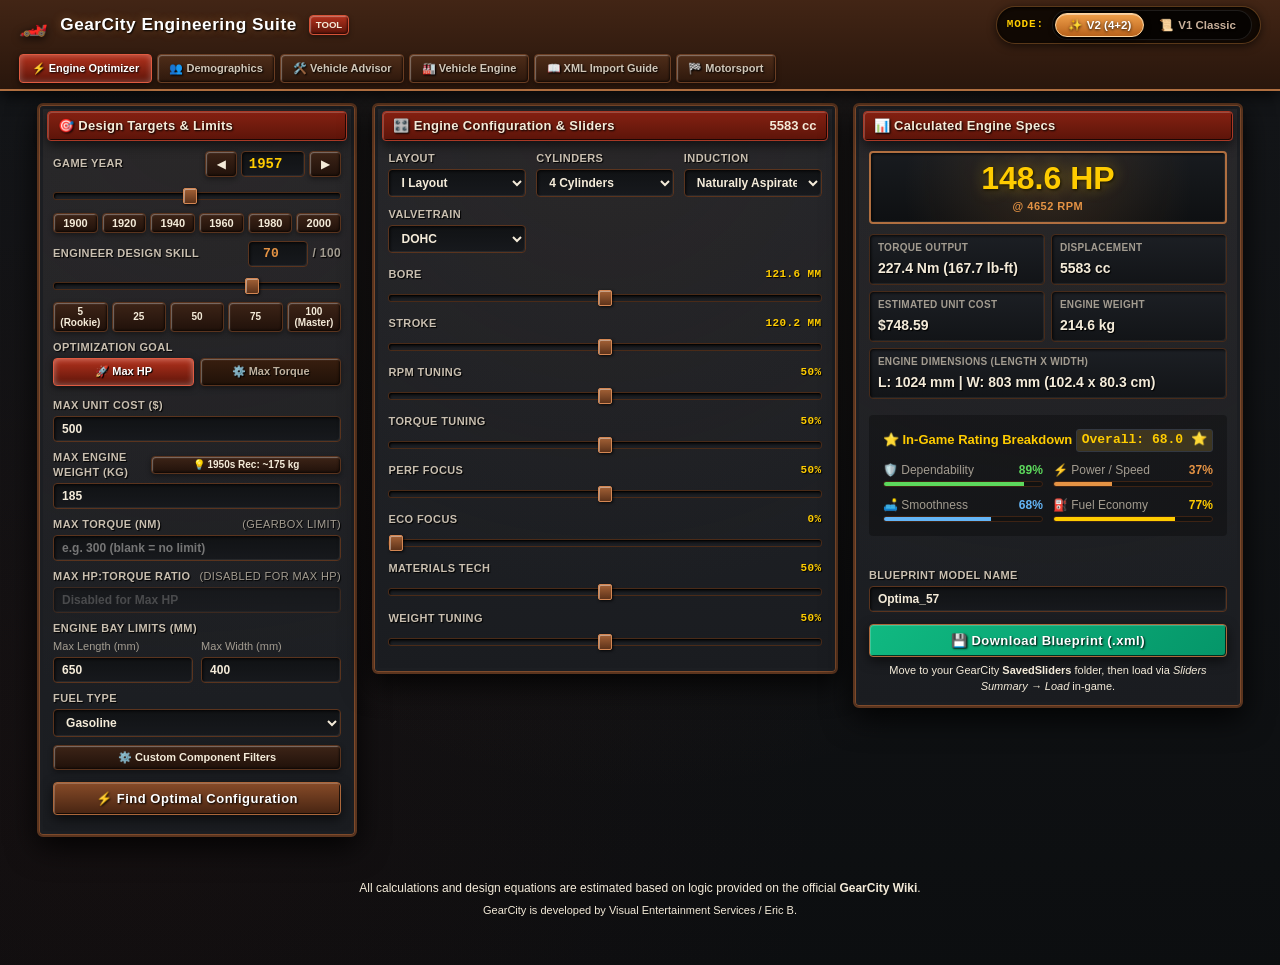
<file: index.html>
<!DOCTYPE html>
<html lang="en">
<head>
  <meta charset="UTF-8">
  <meta name="viewport" content="width=device-width, initial-scale=1.0">
  <title>GearCity Tool - Engine Auto-Optimizer, XML Blueprints & Vehicle Guide</title>
  <meta name="description" content="The ultimate web companion for GearCity. Auto-optimize engine specs, generate ready-to-import XML blueprints, and master vehicle ratings from 1900 to 2020.">
  <meta name="keywords" content="GearCity, GearCity calculator, GearCity engine optimizer, GearCity blueprint generator, GearCity XML exporter, GearCity demographics, GearCity guide, GearCity chassis design, GearCity gearbox, automotive simulation game tool">
  <meta name="author" content="poompoowit">
  <link rel="canonical" href="https://poompoowit.github.io/GearCity/">
  <meta name="google-site-verification" content="google72ab6747581cb121" />

  <!-- Open Graph / Facebook -->
  <meta property="og:type" content="website">
  <meta property="og:url" content="https://poompoowit.github.io/GearCity/">
  <meta property="og:site_name" content="GearCity Engineering Suite">
  <meta property="og:title" content="GearCity Tool - Engine Auto-Optimizer & XML Blueprints">
  <meta property="og:description" content="The ultimate web companion for GearCity. Auto-optimize engine specs, generate ready-to-import XML blueprints, and master vehicle ratings from 1900 to 2020.">

  <!-- Twitter Card -->
  <meta name="twitter:card" content="summary_large_image">
  <meta name="twitter:url" content="https://poompoowit.github.io/GearCity/">
  <meta name="twitter:title" content="GearCity Tool - Engine Auto-Optimizer & XML Blueprints">
  <meta name="twitter:description" content="The ultimate web companion for GearCity. Auto-optimize engine specs, generate ready-to-import XML blueprints, and master vehicle ratings from 1900 to 2020.">

  <!-- Schema.org JSON-LD Structured Data for Google Rich Results & Site Name -->
  <script type="application/ld+json">
  [
    {
      "@context": "https://schema.org",
      "@type": "WebSite",
      "name": "GearCity Engineering Suite",
      "alternateName": ["GearCity Tool", "GearCity Optimizer", "GearCity Engine Suite", "GearCity XML Blueprint Generator"],
      "url": "https://poompoowit.github.io/GearCity/"
    },
    {
      "@context": "https://schema.org",
      "@type": "WebApplication",
      "name": "GearCity Engineering Suite",
      "alternateName": "GearCity Tool",
      "url": "https://poompoowit.github.io/GearCity/",
      "description": "The ultimate web companion for GearCity. Auto-optimize engine specs, generate ready-to-import XML blueprints, and master vehicle ratings from 1900 to 2020.",
      "applicationCategory": "GameApplication",
      "operatingSystem": "Web Browser (All Platforms)",
      "offers": {
        "@type": "Offer",
        "price": "0",
        "priceCurrency": "USD"
      },
      "author": {
        "@type": "Person",
        "name": "poompoowit"
      }
    }
  ]
  </script>

  <link rel="preconnect" href="https://fonts.googleapis.com">
  <link rel="stylesheet" href="web/style.css?v=6.7">
  <style>
    .modal-overlay { display: none !important; }
  </style>

  <!-- Privacy-friendly Web Analytics via GoatCounter -->
  <script data-goatcounter="https://gearcity.goatcounter.com/count"
          data-goatcounter-settings='{"allow_local": true}'
          async src="//gc.zgo.at/count.js"></script>
</head>
<body>

  <!-- Header -->
  <header class="app-header">
    <div class="header-container">
      <div class="brand-group">
        <span class="brand-logo">🏎️</span>
        <div>
          <h1 class="brand-title">GearCity Engineering Suite</h1>
        </div>
        <span class="brand-badge">Tool</span>
      </div>

      <div class="version-toggle-wrapper">
        <span class="version-toggle-label">Mode:</span>
        <div class="version-segmented-control" role="group" aria-label="Concept Framework Version">
          <button type="button" class="btn-version-toggle active" data-version="v2" title="V2: 4+2 Streamlined Concept Framework (+11.9% Buyer Fit, Cost-Tiered)">
            <span>✨</span> V2 (4+2)
          </button>
          <button type="button" class="btn-version-toggle" data-version="v1" title="V1: Legacy 7-9 Concept Spreadsheet System">
            <span>📜</span> V1 Classic
          </button>
        </div>
      </div>

      <nav class="nav-tabs" role="tablist">
        <button class="nav-tab active" data-tab="tab-optimizer">⚡ Engine Optimizer</button>
        <button class="nav-tab" data-tab="tab-demographics">👥 Demographics</button>
        <button class="nav-tab" data-tab="tab-chassis">🛠️ Vehicle Advisor</button>
        <button class="nav-tab" data-tab="tab-vehicle-engine">🏭 Vehicle Engine</button>
        <button class="nav-tab" data-tab="tab-guide">📖 XML Import Guide</button>
        <button class="nav-tab" data-tab="tab-motorsport">🏁 Motorsport</button>
      </nav>
    </div>
  </header>

  <!-- Main Content Area -->
  <main class="main-container">

    <!-- ==================== TAB 1: ENGINE OPTIMIZER ==================== -->
    <section id="tab-optimizer" class="tab-content active">
      <div class="optimizer-grid">

        <!-- Column 1: Constraints & Auto-Optimizer Settings -->
        <div class="card">
          <div class="card-header">
            <h2 class="card-title">🎯 Design Targets & Limits</h2>
          </div>

          <div class="form-group">
            <label class="form-label" style="display: flex; justify-content: space-between; align-items: center; margin-bottom: 6px;">
              <span>Game Year</span>
              <div style="display: flex; align-items: center; gap: 4px;">
                <button type="button" id="btn-year-prev" class="btn-secondary" style="margin-top: 0; padding: 2px 8px; font-size: 11px; height: 26px; min-width: 24px;">◀</button>
                <input type="number" id="input-year-num" class="input-text" min="1900" max="2020" value="1957" style="width: 76px; padding: 2px 6px; font-size: 14px; font-weight: 800; text-align: center; height: 26px; color: var(--gc-text-gold); font-family: var(--font-game-mono);">
                <button type="button" id="btn-year-next" class="btn-secondary" style="margin-top: 0; padding: 2px 8px; font-size: 11px; height: 26px; min-width: 24px;">▶</button>
              </div>
            </label>
            <input type="range" id="input-year" class="slider-range" min="1900" max="2020" value="1957" step="1">
            <div style="display: flex; justify-content: space-between; gap: 4px; margin-top: 6px;">
              <button type="button" class="btn-year-preset btn-secondary" data-year="1900" style="margin-top: 0; padding: 3px 6px; font-size: 11px; flex: 1;">1900</button>
              <button type="button" class="btn-year-preset btn-secondary" data-year="1920" style="margin-top: 0; padding: 3px 6px; font-size: 11px; flex: 1;">1920</button>
              <button type="button" class="btn-year-preset btn-secondary" data-year="1940" style="margin-top: 0; padding: 3px 6px; font-size: 11px; flex: 1;">1940</button>
              <button type="button" class="btn-year-preset btn-secondary" data-year="1960" style="margin-top: 0; padding: 3px 6px; font-size: 11px; flex: 1;">1960</button>
              <button type="button" class="btn-year-preset btn-secondary" data-year="1980" style="margin-top: 0; padding: 3px 6px; font-size: 11px; flex: 1;">1980</button>
              <button type="button" class="btn-year-preset btn-secondary" data-year="2000" style="margin-top: 0; padding: 3px 6px; font-size: 11px; flex: 1;">2000</button>
            </div>
          </div>

          <div class="form-group">
            <label class="form-label" style="display: flex; justify-content: space-between; align-items: center; margin-bottom: 6px;">
              <span>Engineer Design Skill</span>
              <div style="display: flex; align-items: center; gap: 4px;">
                <input type="number" id="input-design-skill-num" class="input-text" min="0" max="100" value="70" style="width: 60px; padding: 2px 6px; font-size: 13px; font-weight: 800; text-align: center; height: 26px; color: var(--gc-text-amber); font-family: var(--font-game-mono);">
                <span style="font-size: 12px; color: var(--gc-text-muted);">/ 100</span>
              </div>
            </label>
            <input type="range" id="slider-design-skill" class="slider-range" min="0" max="100" value="70" step="1">
            <div style="display: flex; justify-content: space-between; gap: 4px; margin-top: 6px;">
              <button type="button" class="btn-skill-preset btn-secondary" data-skill="5" style="margin-top: 0; padding: 3px 4px; font-size: 10px; flex: 1;">5 (Rookie)</button>
              <button type="button" class="btn-skill-preset btn-secondary" data-skill="25" style="margin-top: 0; padding: 3px 4px; font-size: 10px; flex: 1;">25</button>
              <button type="button" class="btn-skill-preset btn-secondary" data-skill="50" style="margin-top: 0; padding: 3px 4px; font-size: 10px; flex: 1;">50</button>
              <button type="button" class="btn-skill-preset btn-secondary" data-skill="75" style="margin-top: 0; padding: 3px 4px; font-size: 10px; flex: 1;">75</button>
              <button type="button" class="btn-skill-preset btn-secondary" data-skill="100" style="margin-top: 0; padding: 3px 4px; font-size: 10px; flex: 1;">100 (Master)</button>
            </div>
          </div>

          <div class="form-group">
            <label class="form-label">Optimization Goal</label>
            <div class="goal-selector">
              <div class="goal-option active" data-focus="HP">🚀 Max HP</div>
              <div class="goal-option" data-focus="Torque">⚙️ Max Torque</div>
            </div>
          </div>

          <div class="form-group">
            <label class="form-label">Max Unit Cost ($)</label>
            <input type="number" id="input-max-cost" class="input-text" placeholder="e.g. 500" value="500">
          </div>

          <div class="form-group">
            <label class="form-label" style="display: flex; justify-content: space-between; align-items: center;">
              <span>Max Engine Weight (kg)</span>
              <button type="button" id="btn-apply-era-weight" class="btn-secondary" style="margin-top: 0; padding: 1px 6px; font-size: 10px; height: 18px; line-height: 14px;" title="Apply era recommended weight">💡 Era Rec: 185 kg</button>
            </label>
            <input type="number" id="input-max-weight" class="input-text" placeholder="e.g. 185" value="185">
          </div>

          <div class="form-group" id="form-group-opt-max-torque">
            <label class="form-label" style="display: flex; justify-content: space-between; align-items: center;">
              <span>Max Torque (Nm)</span>
              <span id="hint-opt-max-torque" style="font-size: 11px; color: var(--gc-text-muted); font-weight: normal;">(Gearbox limit)</span>
            </label>
            <input type="number" id="input-max-torque" class="input-text" placeholder="e.g. 300 (blank = no limit)">
          </div>

          <div class="form-group" id="form-group-opt-max-ratio">
            <label class="form-label" style="display: flex; justify-content: space-between; align-items: center;">
              <span>Max HP:Torque Ratio</span>
              <span id="hint-opt-max-ratio" style="font-size: 11px; color: var(--gc-text-muted); font-weight: normal;">(Disabled for Max HP)</span>
            </label>
            <input type="number" step="0.1" id="input-opt-max-ratio" class="input-text" placeholder="Disabled for Max HP" disabled style="opacity: 0.6;">
          </div>

          <div class="form-group">
            <label class="form-label">Engine Bay Limits (mm)</label>
            <div style="display: flex; gap: 8px;">
              <div style="flex: 1;">
                <label style="font-size: 11px; color: var(--gc-text-muted); display: block; margin-bottom: 2px;">Max Length (mm)</label>
                <input type="number" id="input-max-len" class="input-text" placeholder="e.g. 650" value="650">
              </div>
              <div style="flex: 1;">
                <label style="font-size: 11px; color: var(--gc-text-muted); display: block; margin-bottom: 2px;">Max Width (mm)</label>
                <input type="number" id="input-max-wid" class="input-text" placeholder="e.g. 400" value="400">
              </div>
            </div>
          </div>

          <div class="form-group">
            <label class="form-label">Fuel Type</label>
            <select id="select-opt-fuel" class="select-dropdown">
              <option value="Gasoline" selected>Gasoline</option>
              <option value="Diesel">Diesel</option>
              <option value="Natural Gas">Natural Gas</option>
              <option value="Autogas">Autogas</option>
              <option value="E85">E85</option>
            </select>
          </div>

          <button type="button" id="btn-open-filter-modal" class="btn-secondary" style="margin-bottom: 12px; margin-top: 0;">
            <span>⚙️ Custom Component Filters</span>
          </button>

          <button id="btn-auto-optimize" class="btn-primary">
            <span>⚡ Find Optimal Configuration</span>
          </button>
          <div id="optimizer-status" style="font-size: 12px; color: var(--text-muted); text-align: center; margin-top: 8px;"></div>
        </div>

        <!-- Column 2: Components & Live Sliders -->
        <div class="card">
          <div class="card-header">
            <h2 class="card-title">🎛️ Engine Configuration & Sliders</h2>
            <span id="badge-disp-live" style="font-size: 13px; font-weight: 600; color: var(--accent-cyan);">-- cc</span>
          </div>

          <!-- Discrete Component Selectors -->
          <div style="display: grid; grid-template-columns: repeat(auto-fit, minmax(130px, 1fr)); gap: clamp(6px, 1vw, 10px); margin-bottom: clamp(10px, 1.5vh, 16px);">
            <div class="form-group" style="margin-bottom: 0;">
              <label class="form-label">Layout</label>
              <select id="select-layout" class="select-dropdown"></select>
            </div>
            <div class="form-group" style="margin-bottom: 0;">
              <label class="form-label">Cylinders</label>
              <select id="select-cylinders" class="select-dropdown"></select>
            </div>
            <div class="form-group" style="margin-bottom: 0;">
              <label class="form-label">Induction</label>
              <select id="select-induction" class="select-dropdown"></select>
            </div>
            <div class="form-group" style="margin-bottom: 0;">
              <label class="form-label">Valvetrain</label>
              <select id="select-valvetrain" class="select-dropdown"></select>
            </div>
          </div>

          <!-- Live Reactive Sliders -->
          <div class="sliders-container">
            <div class="form-group">
              <label class="form-label">
                <span>Bore</span>
                <span id="val-bore" class="form-val-badge">50.0 mm</span>
              </label>
              <input type="range" id="slider-bore" class="slider-range" min="0" max="1000" value="500">
            </div>

            <div class="form-group">
              <label class="form-label">
                <span>Stroke</span>
                <span id="val-stroke" class="form-val-badge">50.0 mm</span>
              </label>
              <input type="range" id="slider-stroke" class="slider-range" min="0" max="1000" value="500">
            </div>

            <div class="form-group">
              <label class="form-label">
                <span>RPM Tuning</span>
                <span id="val-rpm" class="form-val-badge">50%</span>
              </label>
              <input type="range" id="slider-rpm" class="slider-range" min="0" max="100" value="50">
            </div>

            <div class="form-group">
              <label class="form-label">
                <span>Torque Tuning</span>
                <span id="val-torq" class="form-val-badge">50%</span>
              </label>
              <input type="range" id="slider-torq" class="slider-range" min="0" max="100" value="50">
            </div>

            <div class="form-group">
              <label class="form-label">
                <span>Perf Focus</span>
                <span id="val-perf-focus" class="form-val-badge">50%</span>
              </label>
              <input type="range" id="slider-perf-focus" class="slider-range" min="0" max="100" value="50">
            </div>

            <div class="form-group">
              <label class="form-label">
                <span>Eco Focus</span>
                <span id="val-eco-focus" class="form-val-badge">0%</span>
              </label>
              <input type="range" id="slider-eco-focus" class="slider-range" min="0" max="100" value="0">
            </div>

            <div class="form-group">
              <label class="form-label">
                <span>Materials Tech</span>
                <span id="val-materials" class="form-val-badge">50%</span>
              </label>
              <input type="range" id="slider-materials" class="slider-range" min="0" max="100" value="50">
            </div>

            <div class="form-group">
              <label class="form-label">
                <span>Weight Tuning</span>
                <span id="val-weight" class="form-val-badge">50%</span>
              </label>
              <input type="range" id="slider-weight" class="slider-range" min="0" max="100" value="50">
            </div>
          </div>
        </div>

        <!-- Column 3: Engine Specs Output & XML Export -->
        <div class="card metrics-card">
          <div class="card-header">
            <h2 class="card-title">📊 Calculated Engine Specs</h2>
          </div>

          <!-- Hero Metric -->
          <div class="metric-hero">
            <div id="stat-hero-hp" class="metric-hero-val">0.0 HP</div>
            <div id="stat-hero-sub" class="metric-hero-sub">@ 0 RPM</div>
          </div>

          <!-- Grid of Key Stats -->
          <div class="metric-grid">
            <div class="metric-item">
              <div class="metric-item-label">Torque Output</div>
              <div id="stat-torque" class="metric-item-val">0.0 Nm</div>
            </div>
            <div class="metric-item">
              <div class="metric-item-label">Displacement</div>
              <div id="stat-disp" class="metric-item-val">0 cc</div>
            </div>
            <div class="metric-item">
              <div class="metric-item-label">Estimated Unit Cost</div>
              <div id="stat-cost" class="metric-item-val" style="color: var(--accent-amber);">$0.00</div>
            </div>
            <div class="metric-item">
              <div class="metric-item-label">Engine Weight</div>
              <div id="stat-weight" class="metric-item-val">0.0 kg</div>
            </div>
            <div class="metric-item" style="grid-column: span 2;">
              <div class="metric-item-label">Engine Dimensions (Length x Width)</div>
              <div id="stat-dim" class="metric-item-val">0 x 0 mm</div>
            </div>
          </div>

          <!-- In-Game Quality & Rating Breakdown -->
          <div style="margin-top: 16px; margin-bottom: 16px; padding: 14px; background: rgba(0,0,0,0.3); border: 1px solid var(--gc-border-brown); border-radius: 4px;">
            <div style="display: flex; justify-content: space-between; align-items: center; margin-bottom: 10px;">
              <span style="font-size: 13px; font-weight: 700; color: var(--gc-text-gold);">⭐ In-Game Rating Breakdown</span>
              <span id="rating-overall-badge" class="filter-year-tag" style="background: rgba(212, 175, 55, 0.2); color: var(--gc-text-gold); font-size: 13px; font-weight: 800;">Overall: 0.0</span>
            </div>

            <div style="display: grid; grid-template-columns: 1fr 1fr; gap: 10px; font-size: 12px;">
              <div>
                <div style="display: flex; justify-content: space-between; margin-bottom: 2px;">
                  <span style="color: var(--gc-text-muted);">🛡️ Dependability</span>
                  <span id="val-rating-dep" style="color: var(--gc-text-green); font-weight: 700;">0%</span>
                </div>
                <div style="background: #111; height: 6px; border-radius: 3px; overflow: hidden; border: 1px solid #3d2314;">
                  <div id="bar-rating-dep" style="background: var(--gc-text-green); height: 100%; width: 0%; transition: width 0.2s ease;"></div>
                </div>
              </div>

              <div>
                <div style="display: flex; justify-content: space-between; margin-bottom: 2px;">
                  <span style="color: var(--gc-text-muted);">⚡ Power / Speed</span>
                  <span id="val-rating-power" style="color: var(--gc-text-amber); font-weight: 700;">0%</span>
                </div>
                <div style="background: #111; height: 6px; border-radius: 3px; overflow: hidden; border: 1px solid #3d2314;">
                  <div id="bar-rating-power" style="background: var(--gc-text-amber); height: 100%; width: 0%; transition: width 0.2s ease;"></div>
                </div>
              </div>

              <div>
                <div style="display: flex; justify-content: space-between; margin-bottom: 2px;">
                  <span style="color: var(--gc-text-muted);">🛋️ Smoothness</span>
                  <span id="val-rating-smooth" style="color: #64b5f6; font-weight: 700;">0%</span>
                </div>
                <div style="background: #111; height: 6px; border-radius: 3px; overflow: hidden; border: 1px solid #3d2314;">
                  <div id="bar-rating-smooth" style="background: #64b5f6; height: 100%; width: 0%; transition: width 0.2s ease;"></div>
                </div>
              </div>

              <div>
                <div style="display: flex; justify-content: space-between; margin-bottom: 2px;">
                  <span style="color: var(--gc-text-muted);">⛽ Fuel Economy</span>
                  <span id="val-rating-eco" style="color: var(--gc-text-gold); font-weight: 700;">0%</span>
                </div>
                <div style="background: #111; height: 6px; border-radius: 3px; overflow: hidden; border: 1px solid #3d2314;">
                  <div id="bar-rating-eco" style="background: var(--gc-text-gold); height: 100%; width: 0%; transition: width 0.2s ease;"></div>
                </div>
              </div>
            </div>
          </div>

          <!-- Direct In-Game Blueprint Export -->
          <div style="border-top: 1px solid var(--border-subtle); padding-top: 16px;">
            <div class="form-group" style="margin-bottom: 12px;">
              <label class="form-label">Blueprint Model Name</label>
              <input type="text" id="input-model-name" class="input-text" value="Optima_57">
            </div>
            <button id="btn-download-xml" class="btn-primary" style="background: linear-gradient(135deg, #10b981 0%, #059669 100%);">
              <span>💾 Download Blueprint (.xml)</span>
            </button>
            <div style="font-size: 11px; color: var(--text-muted); text-align: center; margin-top: 6px; line-height: 1.4;">
              Move to your GearCity <strong>SavedSliders</strong> folder, then load via <em>Sliders Summary &rarr; Load</em> in-game.
            </div>
          </div>
        </div>

      </div>
    </section>

    <!-- ==================== TAB 2: DEMOGRAPHICS ==================== -->
    <section id="tab-demographics" class="tab-content">
      <div class="card" style="margin-bottom: 24px;">
        <div class="card-header">
          <h2 class="card-title">👥 Vehicle Target Demographic Analyzer</h2>
        </div>

        <div style="max-width: 400px; margin-bottom: 20px;">
          <label class="form-label">Select Vehicle Body Type</label>
          <select id="select-demo-vehicle" class="select-dropdown"></select>
        </div>

        <div id="demo-highlight-box" style="display: grid; grid-template-columns: repeat(auto-fit, minmax(240px, 1fr)); gap: 16px; margin-bottom: 20px;">
          <!-- Injected via JS -->
        </div>

        <h3 style="font-size: 15px; font-weight: 700; margin: 24px 0 12px; color: var(--text-secondary);">
          All 30 Vehicle Classes - Optimal Buyer Matrix
        </h3>
        <div style="overflow-x: auto;">
          <table class="data-table">
            <thead>
              <tr>
                <th>Vehicle Class</th>
                <th style="color: var(--gc-text-amber);">Target Wealth</th>
                <th>Target Gender</th>
                <th>Target Age Bracket</th>
                <th style="color: var(--gc-text-gold);">Rec. Testing %</th>
                <th>Active Modifiers</th>
              </tr>
            </thead>
            <tbody id="table-demographics-body"></tbody>
          </table>
        </div>
      </div>
    </section>

    <!-- ==================== TAB 3: VEHICLE CLASS ADVISOR ==================== -->
    <section id="tab-chassis" class="tab-content">

      <!-- Vehicle Class Reference Table -->
      <div class="card">
        <div class="card-header" style="display: flex; justify-content: space-between; align-items: center; flex-wrap: wrap; gap: 12px;">
          <h2 class="card-title">🚗 Vehicle Class Reference</h2>
          <div style="display: flex; gap: 8px; align-items: center; flex-wrap: wrap;">
            <input type="text" id="input-vehicle-table-filter" placeholder="🔍 Filter table (e.g. Balance, Sport, Lux)..." style="padding: 6px 12px; font-size: 12px; background: rgba(0,0,0,0.4); border: 1px solid #444; border-radius: 4px; color: #fff; width: 230px;">
            <button type="button" id="btn-reset-vehicle-table" class="btn-secondary" style="padding: 6px 12px; font-size: 11px; height: 32px;" title="Reset sort and filter">↺ Reset</button>
          </div>
        </div>
        <p style="font-size: 13px; color: var(--gc-text-muted); margin-bottom: 16px; line-height: 1.5;">
          All 30 vehicle types from GearCity with their recommended Chassis, Engine, and Gearbox design concepts. Click any column header to sort (e.g. sort by <strong>Engine</strong> to group all <em>Balance</em> engines), or click any row to inspect design recommendations below.
        </p>

        <div class="table-container" style="max-height: 460px; overflow-y: auto;">
          <table class="data-table" id="table-vehicle-classes">
            <thead style="position: sticky; top: 0; z-index: 2;">
              <tr>
                <th class="sortable" data-sort="carType" title="Click to sort by Car Type">Car Type <span class="sort-icon">⇅</span></th>
                <th class="sortable" data-sort="chassis" title="Click to sort by Chassis concept">Chassis <span class="sort-icon">⇅</span></th>
                <th class="sortable" data-sort="engineType" title="Click to sort by Engine concept">Engine <span class="sort-icon">⇅</span></th>
                <th class="sortable" data-sort="gear" title="Click to sort by Gearbox concept">Gearbox <span class="sort-icon">⇅</span></th>
                <th class="sortable" data-sort="milFleet" style="text-align: center;" title="Click to sort by Military Fleet eligibility">Mil. <span class="sort-icon">⇅</span></th>
                <th class="sortable" data-sort="civFleet" style="text-align: center;" title="Click to sort by Civilian Fleet eligibility">Civ. <span class="sort-icon">⇅</span></th>
                <th class="sortable" data-sort="lowFunding" style="text-align: center;" title="Click to sort by Budget suitability">Low $ <span class="sort-icon">⇅</span></th>
                <th class="sortable" data-sort="highFunding" style="text-align: center;" title="Click to sort by Premium suitability">High $ <span class="sort-icon">⇅</span></th>
                <th class="sortable" data-sort="bodyFocus" title="Click to sort by Body Focus">Body Focus <span class="sort-icon">⇅</span></th>
                <th class="sortable" data-sort="wealth" title="Click to sort by Wealth Tier">Wealth <span class="sort-icon">⇅</span></th>
              </tr>
            </thead>
            <tbody id="table-vehicle-classes-body">
              <!-- Injected via JS -->
            </tbody>
          </table>
        </div>
      </div>

      <!-- Vehicle Detail Panel -->
      <div class="card" style="margin-top: 24px;">
        <div class="card-header">
          <h2 class="card-title">📋 Vehicle Design Detail</h2>
        </div>

        <div style="display: grid; grid-template-columns: repeat(auto-fit, minmax(280px, 1fr)); gap: 20px; margin-bottom: 24px; align-items: start;">
          <div class="form-group" style="margin-bottom: 0;">
            <label class="form-label">Vehicle Type</label>
            <select id="select-vehicle-advisor" class="select-dropdown"></select>
          </div>
          <div class="form-group" style="margin-bottom: 0;">
            <label class="form-label" style="display: flex; justify-content: space-between; align-items: center; margin-bottom: 6px;">
              <span>Game Year</span>
              <div style="display: flex; align-items: center; gap: 4px;">
                <button type="button" id="btn-advisor-year-prev" class="btn-secondary" style="margin-top: 0; padding: 2px 8px; font-size: 11px; height: 26px; min-width: 24px;">◀</button>
                <input type="number" id="input-advisor-year-num" class="input-text" min="1900" max="2020" value="1960" style="width: 76px; padding: 2px 6px; font-size: 14px; font-weight: 800; text-align: center; height: 26px; color: var(--gc-text-gold); font-family: var(--font-game-mono);">
                <button type="button" id="btn-advisor-year-next" class="btn-secondary" style="margin-top: 0; padding: 2px 8px; font-size: 11px; height: 26px; min-width: 24px;">▶</button>
              </div>
            </label>
            <input type="range" id="input-advisor-year" class="slider-range" min="1900" max="2020" value="1960" step="1">
          </div>
        </div>

        <!-- Vehicle Summary -->
        <div id="vehicle-summary-card" style="background: rgba(0,0,0,0.3); border: 1px solid var(--gc-border-brown); border-radius: 4px; padding: 14px; margin-bottom: 16px;">
          <!-- Injected via JS -->
        </div>

        <!-- Design Cards Grid -->
        <div id="vehicle-design-cards" style="display: grid; grid-template-columns: repeat(auto-fit, minmax(300px, 1fr)); gap: 16px;">
          <!-- Injected via JS: Chassis, Engine, Gearbox cards -->
        </div>
      </div>

      <!-- Vehicle Assembly & Synergy Evaluation Panel -->
      <div class="card" id="vehicle-assembly-card" style="margin-top: 24px;">
        <div class="card-header" style="display: flex; justify-content: space-between; align-items: center; flex-wrap: wrap; gap: 10px;">
          <h2 class="card-title" style="margin-bottom: 0;">🏎️ Complete Vehicle Assembly & Synergy Evaluation</h2>
          <span id="assembly-fit-badge" class="badge" style="background: rgba(76,175,80,0.2); color: #81c784; border: 1px solid rgba(76,175,80,0.4); padding: 4px 10px; border-radius: 4px; font-weight: 800; font-size: 13px;">
            Target Buyer Fit: --%
          </span>
        </div>
        <p style="font-size: 13px; color: var(--gc-text-muted); margin-bottom: 16px; line-height: 1.5;">
          Live synthesis of combined Chassis, Engine, and Gearbox ratings into finished vehicle performance and % alignment with market buyer demand.
        </p>

        <!-- Component Architecture Selectors -->
        <div style="background: rgba(0,0,0,0.25); border: 1px solid var(--gc-border-brown); border-radius: 4px; padding: 12px 16px; margin-bottom: 18px;">
          <div style="font-size: 11px; font-weight: 700; color: var(--gc-text-gold); text-transform: uppercase; margin-bottom: 8px; letter-spacing: 0.5px;">
            📦 Assembled Component Architecture (Concept Overrides)
          </div>
          <div style="display: grid; grid-template-columns: repeat(auto-fit, minmax(200px, 1fr)); gap: 12px;">
            <div class="form-group" style="margin-bottom: 0;">
              <label class="form-label" style="font-size: 11px;">🏗️ Chassis Concept</label>
              <select id="select-assembly-chassis" class="select-dropdown" style="padding: 6px 10px; font-size: 12px;"></select>
            </div>
            <div class="form-group" style="margin-bottom: 0;">
              <label class="form-label" style="font-size: 11px;">🔥 Engine Concept</label>
              <select id="select-assembly-engine" class="select-dropdown" style="padding: 6px 10px; font-size: 12px;"></select>
            </div>
            <div class="form-group" style="margin-bottom: 0;">
              <label class="form-label" style="font-size: 11px;">⚙️ Gearbox Concept</label>
              <select id="select-assembly-gearbox" class="select-dropdown" style="padding: 6px 10px; font-size: 12px;"></select>
            </div>
          </div>
        </div>

        <!-- 9 Finished Vehicle Rating Bars Dashboard -->
        <div id="assembly-ratings-dashboard" style="display: grid; grid-template-columns: repeat(auto-fit, minmax(260px, 1fr)); gap: 12px; margin-bottom: 18px;">
          <!-- Injected via JS: 9 rating cards with progress bars and synergy hints -->
        </div>

        <!-- Synergy Breakdown Details Toggle -->
        <details style="background: rgba(0,0,0,0.2); border: 1px dashed var(--gc-border-brown); border-radius: 4px; padding: 10px 14px; font-size: 12px;">
          <summary style="font-weight: 700; color: var(--gc-text-amber); cursor: pointer; user-select: none;">
            ℹ️ View Component Influence & Synergy Calculation Weights
          </summary>
          <div style="margin-top: 10px; display: grid; grid-template-columns: repeat(auto-fit, minmax(220px, 1fr)); gap: 10px; color: var(--gc-text-muted); font-size: 11px; line-height: 1.6;">
            <div><strong style="color: var(--gc-text-ivory);">Safety:</strong> 70% Chassis Strength + 30% Chassis Durability</div>
            <div><strong style="color: var(--gc-text-ivory);">Drivability:</strong> 35% Chassis Comfort + 35% Engine Smoothness + 30% Gearbox Comfort</div>
            <div><strong style="color: var(--gc-text-ivory);">Luxury:</strong> 30% Chassis Comfort + 50% Engine Smoothness + 20% Gearbox Comfort</div>
            <div><strong style="color: var(--gc-text-ivory);">Performance:</strong> 30% Chassis Perf + 35% Engine HP + 20% Engine Torque + 15% Gearbox Perf</div>
            <div><strong style="color: var(--gc-text-ivory);">Power:</strong> 40% Engine Torque + 35% Engine HP + 25% Gearbox Power</div>
            <div><strong style="color: var(--gc-text-ivory);">Fuel Economy:</strong> 45% Engine Fuel + 45% Gearbox Fuel + 10% Weight Factor</div>
            <div><strong style="color: var(--gc-text-ivory);">Cargo Space:</strong> 55% Chassis Strength + 45% Chassis Durability</div>
            <div><strong style="color: var(--gc-text-ivory);">Dependability:</strong> 30% Chassis Durability + 35% Engine Dependability + 35% Gearbox Reliability</div>
            <div><strong style="color: var(--gc-text-ivory);">Overall Quality:</strong> Equal composite average of Chassis, Engine, and Gearbox overalls</div>
          </div>
        </details>
      </div>

      <!-- Vehicle Design Sliders & XML Blueprint Panel -->
      <div class="card" id="vehicle-sliders-card" style="margin-top: 24px;">
        <div class="card-header" style="display: flex; justify-content: space-between; align-items: center; flex-wrap: wrap; gap: 10px;">
          <h2 class="card-title" style="margin-bottom: 0;">🚗 Vehicle Design Sliders &amp; XML Blueprint</h2>
          <div style="display: flex; gap: 8px; flex-wrap: wrap;">
            <button type="button" id="btn-copy-vehicle-sliders" class="btn-secondary" style="padding: 6px 12px; font-size: 12px; font-weight: 700; height: 34px;">
              📋 Copy Sliders
            </button>
            <button type="button" id="btn-download-vehicle-xml" class="btn-primary" style="padding: 6px 14px; font-size: 12px; font-weight: 700; height: 34px;">
              📥 Download Car XML
            </button>
          </div>
        </div>
        <p style="font-size: 13px; color: var(--gc-text-muted); margin-bottom: 16px; line-height: 1.5;">
          Goal-weighted slider configuration automatically calibrated to <strong id="lbl-vehicle-slider-target" style="color: var(--gc-text-gold);">Sedan</strong> market importance ratings and demographic targets. Load directly into GearCity's Vehicle Designer via <em>Summary &rarr; Load</em>.
        </p>

        <div id="vehicle-sliders-content" style="display: grid; grid-template-columns: repeat(auto-fit, minmax(240px, 1fr)); gap: 14px;">
          <!-- Injected dynamically via JS -->
        </div>

        <!-- Import Path Helper -->
        <div style="margin-top: 14px; padding: 12px; background: rgba(0,0,0,0.3); border: 1px solid var(--gc-border-brown); border-radius: 4px; font-size: 11px; color: var(--gc-text-muted); line-height: 1.6;">
          <div style="font-weight: 700; color: var(--gc-text-ivory); margin-bottom: 4px;">📂 How to Use in GearCity:</div>
          <div>1. Place downloaded <code style="color: #fff; background: rgba(0,0,0,0.4); padding: 1px 4px; border-radius: 2px;">.xml</code> in your game's <strong style="color: #fff;">SavedSliders</strong> folder:</div>
          <div style="margin-left: 8px; font-family: var(--font-game-mono); font-size: 10.5px; color: var(--gc-text-amber);">
            &bull; Windows: Steam/steamapps/common/GearCity/GearCity/SavedSliders/<br>
            &bull; Mac: ~/Library/Application Support/GearCity/SavedSliders/<br>
            &bull; Linux: ~/.local/share/GearCity/SavedSliders/
          </div>
          <div style="margin-top: 4px;">2. In GearCity's Vehicle Designer, click <strong style="color: #fff;">Summary</strong> (or Slider Summary) &rarr; <strong style="color: #fff;">Load</strong>, and pick the file!</div>
        </div>
      </div>

      <!-- Design Concepts Reference Tables (Chassis, Engine, Gearbox) -->
      <div class="card" style="margin-top: 24px;">
        <div class="card-header">
          <h2 class="card-title">📚 Design Concepts Reference Directory</h2>
        </div>
        <p style="font-size: 13px; color: var(--gc-text-muted); margin-bottom: 14px; line-height: 1.5;">
          Complete canonical data specifications from GearCity game reference sheets across all chassis, engine, and gearbox design types.
        </p>

        <!-- Directory Tab Switcher -->
        <div style="display: flex; gap: 10px; margin-bottom: 16px; flex-wrap: wrap;">
          <button type="button" class="btn-secondary active" id="btn-ref-tab-gearbox" style="flex: 1; min-width: 160px; height: 38px; font-size: 13px;">⚙️ Gearbox Concepts</button>
          <button type="button" class="btn-secondary" id="btn-ref-tab-chassis" style="flex: 1; min-width: 160px; height: 38px; font-size: 13px;">🏗️ Chassis Concepts</button>
          <button type="button" class="btn-secondary" id="btn-ref-tab-engine" style="flex: 1; min-width: 160px; height: 38px; font-size: 13px;">🔥 Engine Concepts</button>
        </div>

        <!-- Gearbox Reference Table -->
        <div id="ref-panel-gearbox" class="table-container" style="max-height: 480px; overflow-y: auto;">
          <table class="data-table">
            <thead style="position: sticky; top: 0; z-index: 2;">
              <tr>
                <th>Gearbox Concept</th>
                <th>Description</th>
                <th style="color: var(--gc-text-gold);">Max T from Engine</th>
                <th>Comfort Rating</th>
                <th>Performance Rating</th>
                <th>Reliability Rating</th>
                <th>Power Rating</th>
                <th>Design Sliders</th>
                <th>Tech Sliders</th>
                <th>Gearbox Types</th>
                <th>Notes / Est. Cost</th>
                <th>Download</th>
              </tr>
            </thead>
            <tbody id="table-ref-gearbox-body"></tbody>
          </table>
        </div>

        <!-- Chassis Reference Table -->
        <div id="ref-panel-chassis" class="table-container" style="display: none; max-height: 480px; overflow-y: auto;">
          <table class="data-table">
            <thead style="position: sticky; top: 0; z-index: 2;">
              <tr>
                <th>Chassis Type</th>
                <th style="color: var(--gc-text-amber);">Max Engine Compatibility</th>
                <th style="color: #81c784;">Decade Weight Targets (1900–2020)</th>
                <th>Performance Rating</th>
                <th>Strength Rating</th>
                <th>Comfort Rating</th>
                <th>Durability Rating</th>
                <th>Design Sliders</th>
                <th>Tech Sliders</th>
                <th>Frame Options</th>
                <th>Drivetrain</th>
                <th>Suspension</th>
                <th>Notes</th>
                <th>Download</th>
              </tr>
            </thead>
            <tbody id="table-ref-chassis-body"></tbody>
          </table>
        </div>

        <!-- Engine Reference Table -->
        <div id="ref-panel-engine" class="table-container" style="display: none; max-height: 480px; overflow-y: auto;">
          <table class="data-table">
            <thead style="position: sticky; top: 0; z-index: 2;">
              <tr>
                <th>Engine Design</th>
                <th>Concept</th>
                <th>Goal</th>
                <th>Max Weight</th>
                <th>HP:Torque Ratio</th>
                <th>Priority Need</th>
                <th>Design Sliders (Dep/Fuel/Comp/Tech/Techq)</th>
                <th>Cost Targets (1932 / 1944 / 1954)</th>
                <th>Download</th>
              </tr>
            </thead>
            <tbody id="table-ref-engine-body"></tbody>
          </table>
        </div>
      </div>
    </section>

    <!-- ==================== TAB 5: VEHICLE ENGINE OPTIMIZER ==================== -->
    <section id="tab-vehicle-engine" class="tab-content">
      <div class="card">
        <div class="card-header">
          <h2 class="card-title">🏭 Vehicle-Guided Engine Optimizer</h2>
        </div>
        <p style="font-size: 13px; color: var(--gc-text-muted); margin-bottom: 20px; line-height: 1.5;">
          Select a vehicle type and game year to automatically load recommended engine targets and design sliders for this vehicle class. You can customize any value before optimizing.
        </p>

        <!-- Top Selection Bar -->
        <div style="display: grid; grid-template-columns: repeat(auto-fit, minmax(200px, 1fr)); gap: 16px; margin-bottom: 20px;">
          <div class="form-group" style="margin-bottom: 0;">
            <label class="form-label">Vehicle Type</label>
            <select id="select-vopt-vehicle" class="select-dropdown"></select>
          </div>
          <div class="form-group" style="margin-bottom: 0;">
            <label class="form-label">Engine Concept</label>
            <select id="select-vopt-concept" class="select-dropdown"></select>
          </div>
          <div class="form-group" style="margin-bottom: 0;">
            <label class="form-label" style="display: flex; justify-content: space-between; align-items: center; margin-bottom: 6px;">
              <span>Game Year</span>
              <div style="display: flex; align-items: center; gap: 4px;">
                <button type="button" id="btn-vopt-year-prev" class="btn-secondary" style="margin-top: 0; padding: 2px 8px; font-size: 11px; height: 26px; min-width: 24px;">◀</button>
                <input type="number" id="input-vopt-year-num" class="input-text" min="1900" max="2020" value="1960" style="width: 76px; padding: 2px 6px; font-size: 14px; font-weight: 800; text-align: center; height: 26px; color: var(--gc-text-gold); font-family: var(--font-game-mono);">
                <button type="button" id="btn-vopt-year-next" class="btn-secondary" style="margin-top: 0; padding: 2px 8px; font-size: 11px; height: 26px; min-width: 24px;">▶</button>
              </div>
            </label>
            <input type="range" id="input-vopt-year" class="slider-range" min="1900" max="2020" value="1960" step="1">
          </div>
          <div class="form-group" style="margin-bottom: 0;">
            <label class="form-label" style="display: flex; justify-content: space-between; align-items: center; margin-bottom: 6px;">
              <span>Engineer Design Skill</span>
              <div style="display: flex; align-items: center; gap: 4px;">
                <input type="number" id="input-vopt-skill-num" class="input-text" min="0" max="100" value="70" style="width: 56px; padding: 2px 6px; font-size: 13px; font-weight: 800; text-align: center; height: 26px; color: var(--gc-text-amber); font-family: var(--font-game-mono);">
                <span style="font-size: 12px; color: var(--gc-text-muted);">/ 100</span>
              </div>
            </label>
            <input type="range" id="slider-vopt-skill" class="slider-range" min="0" max="100" value="70" step="1">
          </div>
        </div>

        <!-- Customizable Target Constraints Grid -->
        <div style="background: rgba(0,0,0,0.25); border: 1px solid var(--gc-border-brown); border-radius: 6px; padding: 16px; margin-bottom: 20px;">
          <div style="display: flex; justify-content: space-between; align-items: center; margin-bottom: 12px; border-bottom: 1px solid #3d2314; padding-bottom: 8px; flex-wrap: wrap; gap: 8px;">
            <div style="font-weight: 800; color: var(--gc-text-gold); font-size: 14px;">🎯 Optimization Constraints & Targets (Class Recommendations)</div>
            <button type="button" id="btn-vopt-reset-defaults" class="btn-secondary" style="margin-top: 0; padding: 3px 10px; font-size: 11px;">🔄 Reset to Recommended Defaults</button>
          </div>

          <div style="display: grid; grid-template-columns: repeat(auto-fit, minmax(180px, 1fr)); gap: 14px;">
            <div class="form-group" style="margin-bottom: 0;">
              <label class="form-label">Max Unit Cost ($)</label>
              <input type="number" id="input-vopt-max-cost" class="input-text" placeholder="e.g. 400">
            </div>
            <div class="form-group" style="margin-bottom: 0;">
              <label class="form-label" style="display: flex; justify-content: space-between; align-items: center;">
                <span>Max Engine Weight (kg)</span>
                <span id="hint-vopt-max-weight" style="font-size: 10px; color: var(--gc-text-gold); font-weight: normal;"></span>
              </label>
              <input type="number" id="input-vopt-max-weight" class="input-text" placeholder="e.g. 220">
            </div>
            <div class="form-group" style="margin-bottom: 0;" id="form-group-vopt-max-torque">
              <label class="form-label" style="display: flex; justify-content: space-between; align-items: center;">
                <span>Max Torque (Nm)</span>
                <span id="hint-vopt-max-torque" style="font-size: 10px; color: var(--gc-text-gold); font-weight: normal; cursor: pointer;" title="Click to apply recommended gearbox torque limit"></span>
              </label>
              <input type="number" id="input-vopt-max-torque" class="input-text" placeholder="e.g. 300 (blank = no limit)">
            </div>
            <div class="form-group" style="margin-bottom: 0;" id="form-group-vopt-max-ratio">
              <label class="form-label" style="display: flex; justify-content: space-between; align-items: center;">
                <span>Max T:HP Ratio</span>
                <span id="hint-vopt-max-ratio" style="font-size: 10px; color: var(--gc-text-muted); font-weight: normal;">(Torque mode only)</span>
              </label>
              <input type="number" step="0.1" id="input-vopt-max-ratio" class="input-text" placeholder="e.g. 1.6 (blank = no limit)">
            </div>
            <div class="form-group" style="margin-bottom: 0;">
              <label class="form-label">Optimization Goal</label>
              <select id="select-vopt-focus" class="select-dropdown">
                <option value="Torque">⚙️ Max Torque Focus</option>
                <option value="HP">🚀 Max Horsepower Focus</option>
              </select>
            </div>
            <div class="form-group" style="margin-bottom: 0;">
              <label class="form-label">Fuel Type</label>
              <select id="select-vopt-fuel" class="select-dropdown">
                <option value="Any">✨ Any Available Fuel</option>
                <option value="Gasoline">Gasoline</option>
                <option value="Diesel">Diesel</option>
                <option value="Natural Gas">Natural Gas</option>
                <option value="Autogas">Autogas</option>
                <option value="E85">E85</option>
              </select>
            </div>
            <div class="form-group" style="margin-bottom: 0;">
              <label class="form-label">Engine Bay Limits (mm)</label>
              <div style="display: flex; gap: 8px;">
                <input type="number" id="input-vopt-max-len" class="input-text" placeholder="Max Len (mm)" style="flex: 1;">
                <input type="number" id="input-vopt-max-wid" class="input-text" placeholder="Max Wid (mm)" style="flex: 1;">
              </div>
            </div>
          </div>
        </div>

        <!-- Customizable Design Sliders (from sheet) -->
        <div style="background: rgba(0,0,0,0.25); border: 1px solid var(--gc-border-brown); border-radius: 6px; padding: 16px; margin-bottom: 20px;">
          <div style="font-weight: 800; color: var(--gc-text-amber); font-size: 14px; margin-bottom: 12px; border-bottom: 1px solid #3d2314; padding-bottom: 8px;">
            📊 Recommended In-Game Design Sliders (0–100)
          </div>

          <div style="display: grid; grid-template-columns: repeat(auto-fit, minmax(200px, 1fr)); gap: 14px;">
            <div class="form-group" style="margin-bottom: 0;">
              <label class="form-label" style="display: flex; justify-content: space-between;">
                <span>Design Dependability</span>
                <span id="val-vopt-depend" style="color: var(--gc-text-gold); font-weight: 700;">60</span>
              </label>
              <input type="range" id="slider-vopt-depend" class="slider-range" min="0" max="100" value="60" step="5">
            </div>
            <div class="form-group" style="margin-bottom: 0;">
              <label class="form-label" style="display: flex; justify-content: space-between;">
                <span>Performance Fuel</span>
                <span id="val-vopt-fuel" style="color: var(--gc-text-gold); font-weight: 700;">80</span>
              </label>
              <input type="range" id="slider-vopt-fuel" class="slider-range" min="0" max="100" value="80" step="5">
            </div>
            <div class="form-group" style="margin-bottom: 0;">
              <label class="form-label" style="display: flex; justify-content: space-between;">
                <span>Tech Component</span>
                <span id="val-vopt-tech-comp" style="color: var(--gc-text-gold); font-weight: 700;">30</span>
              </label>
              <input type="range" id="slider-vopt-tech-comp" class="slider-range" min="0" max="100" value="30" step="5">
            </div>
            <div class="form-group" style="margin-bottom: 0;">
              <label class="form-label" style="display: flex; justify-content: space-between;">
                <span>Tech Technology</span>
                <span id="val-vopt-tech-tech" style="color: var(--gc-text-gold); font-weight: 700;">0</span>
              </label>
              <input type="range" id="slider-vopt-tech-tech" class="slider-range" min="0" max="100" value="0" step="5">
            </div>
            <div class="form-group" style="margin-bottom: 0;">
              <label class="form-label" style="display: flex; justify-content: space-between;">
                <span>Tech Technique</span>
                <span id="val-vopt-tech-techq" style="color: var(--gc-text-gold); font-weight: 700;">0</span>
              </label>
              <input type="range" id="slider-vopt-tech-techq" class="slider-range" min="0" max="100" value="0" step="5">
            </div>
          </div>
        </div>

        <div style="display: flex; gap: 12px; margin-bottom: 12px; flex-wrap: wrap;">
          <button type="button" id="btn-vopt-open-filter-modal" class="btn-secondary" style="flex: 1; margin-top: 0; min-width: 200px; height: 42px;">
            <span>⚙️ Custom Component Filters</span>
          </button>
          <button type="button" id="btn-vopt-optimize" class="btn-primary" style="flex: 2; min-width: 240px; height: 42px; background: linear-gradient(135deg, #b06f40, #754425); margin-top: 0;">
            <span>⚡ Optimize Engine for Vehicle</span>
          </button>
        </div>
        <div id="vopt-status" style="font-size: 12px; color: var(--gc-text-muted); margin-bottom: 16px;"></div>

        <!-- Results -->
        <div id="vopt-results-box" style="display: none;">
          <!-- Injected via JS -->
        </div>
      </div>
    </section>

    <!-- ==================== TAB 4: IN-GAME XML IMPORT GUIDE ==================== -->
    <section id="tab-guide" class="tab-content">

      <div class="card">
        <div class="card-header">
          <h2 class="card-title">📖 How to Import XML Blueprints In-Game</h2>
        </div>

        <div class="guide-step">
          <div class="step-num">1</div>
          <div>
            <h3 style="font-size: 15px; font-weight: 700;">Design & Download Blueprint</h3>
            <p style="color: var(--text-secondary); font-size: 14px;">
              Use the <strong>Engine Optimizer</strong> tab to find your optimal engine, then click <strong>"Download Blueprint (.xml)"</strong>.
            </p>
          </div>
        </div>

        <div class="guide-step">
          <div class="step-num">2</div>
          <div>
            <h3 style="font-size: 15px; font-weight: 700;">Place the XML file in your GearCity Designs folder</h3>
            <p style="color: var(--text-secondary); font-size: 14px;">Copy the downloaded XML file to the path for your OS:</p>
            
            <div style="margin-top: 12px;">
              <strong style="color: var(--text-primary); font-size: 13px;">🪟 Windows:</strong>
              <code class="step-code">Documents\My Games\GearCity\Designs\Engines\</code>
            </div>

            <div style="margin-top: 12px;">
              <strong style="color: var(--text-primary); font-size: 13px;">🎮 Steam Deck / Linux:</strong>
              <code class="step-code">~/.local/share/GearCity/Designs/Engines/</code>
            </div>

            <div style="margin-top: 12px;">
              <strong style="color: var(--text-primary); font-size: 13px;">🍏 macOS:</strong>
              <code class="step-code">~/Library/Application Support/GearCity/Designs/Engines/</code>
            </div>
          </div>
        </div>

        <div class="guide-step">
          <div class="step-num">3</div>
          <div>
            <h3 style="font-size: 15px; font-weight: 700;">Load Directly In-Game!</h3>
            <p style="color: var(--text-secondary); font-size: 14px;">
              Launch GearCity $\rightarrow$ open the <strong>Engine Designer</strong> $\rightarrow$ click <strong>Load Blueprint</strong>. Your engineered engine is ready to build immediately with all sliders set perfectly!
            </p>
          </div>
        </div>
      </div>
    </section>

    <!-- ==================== TAB 6: MOTORSPORT WORKSHOP & RACE ENGINES ==================== -->
    <section id="tab-motorsport" class="tab-content">
      <div class="motorsport-grid">
        <!-- Controls Card -->
        <div class="motorsport-controls-card">
          <div style="display: flex; justify-content: space-between; align-items: flex-start; flex-wrap: wrap; gap: 16px; margin-bottom: 20px;">
            <div>
              <div style="display: flex; align-items: center; gap: 10px;">
                <h2 style="font-size: 22px; font-weight: 800; font-family: var(--font-game-ui); color: #fff; margin: 0;">
                  🏁 Motorsport Workshop & Competition Stable
                </h2>
                <span class="badge" style="background: rgba(255, 69, 0, 0.2); border: 1px solid #ff5722; color: #ff8a65; font-weight: 800; padding: 3px 8px; border-radius: 4px; font-size: 11px;">NO COST LIMIT</span>
              </div>
              <p style="color: var(--text-secondary); font-size: 13.5px; margin-top: 6px; margin-bottom: 0;">
                Engineer race-winning powertrains strictly clamped within displacement class regulations (4,000 / 5,000 / 6,000 / 10,000 cc). Generates 4 specialized engine variants side-by-side and assembles a universal competition race car.
              </p>
            </div>
            <button type="button" id="btn-run-motorsport" class="btn-motorsport-run">
              <span>⚡</span> Engineer Motorsport Stable
            </button>
          </div>

          <div style="display: grid; grid-template-columns: repeat(auto-fit, minmax(240px, 1fr)); gap: 20px; background: rgba(0, 0, 0, 0.35); padding: 18px; border-radius: 10px; border: 1px solid rgba(255, 255, 255, 0.08);">
            
            <!-- Competition Year (Same set of years as Tab 1) -->
            <div class="control-group">
              <div style="display: flex; justify-content: space-between; align-items: center; margin-bottom: 6px;">
                <label for="input-ms-year" class="control-label" style="margin-bottom: 0;">📅 Competition Year</label>
                <div style="display: flex; align-items: center; gap: 4px;">
                  <button type="button" id="btn-ms-year-prev" class="btn-secondary" style="margin-top: 0; padding: 2px 8px; font-size: 11px; height: 26px; min-width: 24px;">◀</button>
                  <input type="number" id="input-ms-year-num" class="input-text" min="1900" max="2020" value="1960" style="width: 76px; padding: 2px 6px; font-size: 14px; font-weight: 800; text-align: center; height: 26px; color: var(--gc-text-gold); font-family: var(--font-game-mono);">
                  <button type="button" id="btn-ms-year-next" class="btn-secondary" style="margin-top: 0; padding: 2px 8px; font-size: 11px; height: 26px; min-width: 24px;">▶</button>
                </div>
              </div>
              <input type="range" id="input-ms-year" min="1900" max="2020" value="1960" step="1" class="slider-control" style="width: 100%;">
              <div style="display: flex; justify-content: space-between; gap: 4px; margin-top: 6px;">
                <button type="button" class="btn-ms-year-preset btn-secondary" data-year="1900" style="margin-top: 0; padding: 3px 6px; font-size: 11px; flex: 1;">1900</button>
                <button type="button" class="btn-ms-year-preset btn-secondary" data-year="1920" style="margin-top: 0; padding: 3px 6px; font-size: 11px; flex: 1;">1920</button>
                <button type="button" class="btn-ms-year-preset btn-secondary" data-year="1940" style="margin-top: 0; padding: 3px 6px; font-size: 11px; flex: 1;">1940</button>
                <button type="button" class="btn-ms-year-preset btn-secondary" data-year="1960" style="margin-top: 0; padding: 3px 6px; font-size: 11px; flex: 1;">1960</button>
                <button type="button" class="btn-ms-year-preset btn-secondary" data-year="1980" style="margin-top: 0; padding: 3px 6px; font-size: 11px; flex: 1;">1980</button>
                <button type="button" class="btn-ms-year-preset btn-secondary" data-year="2000" style="margin-top: 0; padding: 3px 6px; font-size: 11px; flex: 1;">2000</button>
              </div>
            </div>

            <!-- Displacement Regulations (CC Tier) -->
            <div class="control-group">
              <div style="display: flex; justify-content: space-between; align-items: center;">
                <label for="input-ms-cc" class="control-label">🏆 Displacement Class (Cap)</label>
                <span id="ms-cc-display" style="font-size: 16px; font-weight: 800; color: #81c784;">≤ 5,000 cc</span>
              </div>
              <input type="range" id="input-ms-cc" min="1000" max="16000" value="5000" step="1000" class="slider-control" style="width: 100%;">
              <div class="motorsport-tiers-group">
                <button type="button" class="btn-cc-tier" data-cc="4000">4,000 cc</button>
                <button type="button" class="btn-cc-tier active" data-cc="5000">5,000 cc</button>
                <button type="button" class="btn-cc-tier" data-cc="6000">6,000 cc</button>
                <button type="button" class="btn-cc-tier" data-cc="10000">10,000 cc</button>
              </div>
            </div>

            <!-- Race Car Base Chassis -->
            <div class="control-group">
              <label for="select-ms-platform" class="control-label">🏎️ Competition Platform Base</label>
              <select id="select-ms-platform" class="select-control" style="width: 100%;">
                <option value="Sports" selected>Sports (Eligible 1900–2020: Grand Prix / GT / Touring)</option>
                <option value="Supercar">Supercar (Prototypes & Elite Endurance: 1960+)</option>
              </select>
              <div id="ms-platform-hint" style="margin-top: 6px; font-size: 11px; color: var(--text-muted);">
                💡 Era-adaptive chassis tuning: lightweight high-downforce platform paired with the General race engine.
              </div>
            </div>

            <!-- Race Fuel Preference -->
            <div class="control-group">
              <label for="select-ms-fuel" class="control-label">⛽ Racing Fuel Formulation</label>
              <select id="select-ms-fuel" class="select-control" style="width: 100%;">
                <option value="Any" selected>Highest Octane Available (Era Optimum)</option>
                <option value="Gasoline">Standard High-Grade Gasoline</option>
              </select>
              <div style="margin-top: 6px; font-size: 11px; color: var(--text-muted);">
                Unlimited testing & exotic metallurgy applied automatically.
              </div>
            </div>

            <!-- Max Torque Limit (Nm) -->
            <div class="control-group" id="group-ms-max-torque">
              <div style="display: flex; justify-content: space-between; align-items: center; margin-bottom: 6px;">
                <label for="input-ms-max-torque" class="control-label" style="margin-bottom: 0;">⚙️ Max Torque (Nm)</label>
                <span id="hint-ms-max-torque" style="font-size: 11px; color: var(--gc-text-muted); font-weight: normal;">(Gearbox cap)</span>
              </div>
              <input type="number" id="input-ms-max-torque" class="input-text" placeholder="e.g. 500 (blank = no limit)" min="50" max="3000" style="width: 100%;">
              <div style="display: flex; justify-content: space-between; gap: 4px; margin-top: 6px;">
                <button type="button" class="btn-ms-torque-preset btn-secondary" data-torque="350" style="margin-top: 0; padding: 3px 6px; font-size: 11px; flex: 1;">350</button>
                <button type="button" class="btn-ms-torque-preset btn-secondary" data-torque="500" style="margin-top: 0; padding: 3px 6px; font-size: 11px; flex: 1;">500</button>
                <button type="button" class="btn-ms-torque-preset btn-secondary" data-torque="750" style="margin-top: 0; padding: 3px 6px; font-size: 11px; flex: 1;">750</button>
                <button type="button" class="btn-ms-torque-preset btn-secondary" data-torque="" style="margin-top: 0; padding: 3px 6px; font-size: 11px; flex: 1;">Clear</button>
              </div>
              <div style="margin-top: 6px; font-size: 11px; color: var(--text-muted);">
                Gearbox limit: optimizes lightest high-RPM race engine within torque cap.
              </div>
            </div>

          </div>
        </div>

        <!-- Section 1: 4-Variant Competition Engines Side-by-Side -->
        <div>
          <div style="display: flex; justify-content: space-between; align-items: center; margin-bottom: 14px;">
            <h3 style="font-size: 18px; font-weight: 800; color: #fff; margin: 0; display: flex; align-items: center; gap: 8px;">
              <span>🏁</span> 4-Discipline Competition Engine Stable
            </h3>
            <span id="ms-stable-badge" class="badge" style="background: rgba(240, 160, 75, 0.2); border: 1px solid #f0a04b; color: #ffb74d; font-weight: 700; font-size: 11.5px;">
              Displacement Class: ≤ 5,000 cc @ 1960
            </span>
          </div>

          <div id="ms-engine-cards-container" class="motorsport-variants-grid">
            <!-- 4 Engine Cards rendered dynamically by app.js -->
          </div>
        </div>

        <!-- Section 2: Universal Race Car Championship Assembly -->
        <div id="ms-car-assembly-container">
          <!-- Rendered dynamically by app.js -->
        </div>

      </div>
    </section>

  </main>

  <!-- Component Filter Modal -->
  <div id="filter-modal" class="modal-overlay" style="display: none !important;">
    <div class="modal-window">
      <div class="modal-header">
        <h2 class="card-title">⚙️ Available Component Filters (Game Unlocks)</h2>
        <button type="button" id="btn-close-filter-modal" style="background: none; border: none; color: #fff; font-size: 20px; font-weight: bold; cursor: pointer;">✕</button>
      </div>
      <div class="modal-body">
        <!-- Layouts -->
        <div class="filter-category">
          <div class="filter-category-title">📐 Layouts</div>
          <div id="filter-list-layouts" class="filter-list"></div>
        </div>
        <!-- Cylinders -->
        <div class="filter-category">
          <div class="filter-category-title">🔢 Cylinders</div>
          <div id="filter-list-cylinders" class="filter-list"></div>
        </div>
        <!-- Fuel Types -->
        <div class="filter-category">
          <div class="filter-category-title">⛽ Fuel Types</div>
          <div id="filter-list-fuel" class="filter-list"></div>
        </div>
        <!-- Induction -->
        <div class="filter-category">
          <div class="filter-category-title">💨 Induction Systems</div>
          <div id="filter-list-induction" class="filter-list"></div>
        </div>
        <!-- Valvetrain -->
        <div class="filter-category">
          <div class="filter-category-title">⚙️ Valvetrains</div>
          <div id="filter-list-valves" class="filter-list"></div>
        </div>
      </div>
      <div class="modal-footer">
        <div style="display: flex; gap: 8px;">
          <button type="button" id="btn-reset-filters-year" class="btn-secondary" style="margin-top: 0; padding: 8px 12px; font-size: 12px;">🔄 Reset to Year Defaults</button>
          <button type="button" id="btn-select-all-filters" class="btn-secondary" style="margin-top: 0; padding: 8px 12px; font-size: 12px;">Select All</button>
        </div>
        <button type="button" id="btn-save-close-filters" class="btn-primary" style="width: auto; padding: 8px 24px; font-size: 13px;">Done</button>
      </div>
    </div>
  </div>

  <!-- Footer with Wiki Citation -->
  <footer style="max-width: min(97vw, 1720px); margin: clamp(20px, 3vh, 40px) auto 0; padding: 16px clamp(12px, 1.5vw, 24px); text-align: center; border-top: 1px solid var(--border-subtle); color: var(--text-muted); font-size: 12px;">
    <div>All calculations and design equations are estimated based on logic provided on the official <a href="https://wiki.gearcity.info/" target="_blank" rel="noopener noreferrer" style="color: var(--accent-cyan); text-decoration: none; font-weight: 600;">GearCity Wiki</a>.</div>
    <div style="margin-top: 6px; font-size: 11px;">GearCity is developed by <a href="https://store.steampowered.com/app/285110/GearCity/" target="_blank" rel="noopener noreferrer" style="color: var(--text-secondary); text-decoration: none;">Visual Entertainment Services / Eric B</a>.</div>
  </footer>

  <!-- Scripts -->
  <script src="web/data.js?v=6.7"></script>
  <script src="web/engine.js?v=6.7"></script>
  <script src="web/app.js?v=6.7"></script>
</body>
</html>
</file>
<file: web/style.css>
/* ==========================================================================
   GearCity Game Authentic Theme - Retro Executive & Factory Workshop UI
   ========================================================================== */

:root {
  color-scheme: dark;

  /* Game Authentic Color Palette */
  --gc-bg-leather: #141619;
  --gc-bg-desk: #1e1510;
  --gc-panel-leather: #202226;
  --gc-panel-inner: #18191c;
  --gc-panel-stitch: #383b42;
  
  /* Wood / Copper / Bronze Accents */
  --gc-wood-dark: #3b2214;
  --gc-wood-mid: #5c351f;
  --gc-wood-light: #8c5331;
  --gc-copper-border: #754425;
  --gc-copper-highlight: #b06f40;
  
  /* Header Crimson & Burnt Orange Gradients */
  --gc-header-red-dark: #5c1409;
  --gc-header-red-mid: #852112;
  --gc-header-red-light: #b3321d;
  
  /* Blueprint Blue */
  --gc-blueprint-bg: #1e457a;
  --gc-blueprint-border: #3b74be;
  --gc-blueprint-grid: rgba(255, 255, 255, 0.15);
  
  /* Typography & Highlights */
  --gc-text-ivory: #f4ebd9;
  --gc-text-gold: #ffcc00;
  --gc-text-amber: #e59344;
  --gc-text-muted: #a39c90;
  --gc-text-green: #5cd85c;
  --gc-text-red: #ff5555;

  --font-game-title: 'Outfit', 'Trebuchet MS', sans-serif;
  --font-game-ui: 'Inter', -apple-system, BlinkMacSystemFont, sans-serif;
  --font-game-mono: 'Consolas', 'Courier New', monospace;

  --shadow-bevel-outer: inset 1px 1px 0 rgba(255, 255, 255, 0.2), inset -1px -1px 0 rgba(0, 0, 0, 0.7), 0 4px 12px rgba(0, 0, 0, 0.6);
  --shadow-bevel-inner: inset 1px 1px 3px rgba(0, 0, 0, 0.8), inset -1px -1px 1px rgba(255, 255, 255, 0.1);
  --shadow-button: inset 1px 1px 1px rgba(255, 255, 255, 0.35), inset -1px -1px 2px rgba(0, 0, 0, 0.6), 0 2px 5px rgba(0, 0, 0, 0.4);
}

/* Custom Game-Themed Scrollbars */
* {
  scrollbar-width: thin;
  scrollbar-color: #6e3e23 #111316;
}

::-webkit-scrollbar {
  width: 7px;
  height: 7px;
}

::-webkit-scrollbar-track {
  background: #111316;
  border-radius: 4px;
}

::-webkit-scrollbar-thumb {
  background: linear-gradient(180deg, #6e3e23 0%, #3d2010 100%);
  border: 1px solid #94532b;
  border-radius: 4px;
}

::-webkit-scrollbar-thumb:hover {
  background: linear-gradient(180deg, #94532b 0%, #522712 100%);
}

* {
  margin: 0;
  padding: 0;
  box-sizing: border-box;
}

body {
  background-color: var(--gc-bg-leather);
  background-image: 
    radial-gradient(circle at 50% 20%, rgba(140, 83, 49, 0.12) 0%, transparent 60%),
    radial-gradient(circle at 10% 80%, rgba(92, 20, 9, 0.1) 0%, transparent 50%),
    linear-gradient(rgba(20, 22, 25, 0.95), rgba(12, 14, 16, 0.98)),
    repeating-linear-gradient(0deg, transparent, transparent 2px, rgba(0,0,0,0.15) 2px, rgba(0,0,0,0.15) 4px);
  color: var(--gc-text-ivory);
  font-family: var(--font-game-ui);
  line-height: 1.45;
  min-height: 100vh;
  padding-bottom: clamp(24px, 4vh, 60px);
  overflow-x: hidden;
}

/* ==========================================================================
   Header Bar (Game Menu Style) - Fully Responsive
   ========================================================================== */
.app-header {
  background: linear-gradient(180deg, #422515 0%, #29160c 100%);
  border-bottom: 2px solid var(--gc-copper-highlight);
  box-shadow: 0 4px 15px rgba(0, 0, 0, 0.8);
  position: sticky;
  top: 0;
  z-index: 100;
  padding: clamp(6px, 1vh, 10px) clamp(12px, 1.5vw, 24px);
}

.header-container {
  max-width: min(97vw, 1720px);
  width: 100%;
  margin: 0 auto;
  display: flex;
  justify-content: space-between;
  align-items: center;
  gap: 10px;
  flex-wrap: wrap;
}

.brand-group {
  display: flex;
  align-items: center;
  gap: clamp(8px, 1vw, 12px);
  flex-shrink: 0;
}

.brand-logo {
  font-size: clamp(20px, 1.8vw, 26px);
  filter: drop-shadow(0 2px 4px rgba(0,0,0,0.8));
}

.brand-title {
  font-family: var(--font-game-title);
  font-size: clamp(16px, 1.35vw, 22px);
  font-weight: 800;
  letter-spacing: 0.5px;
  color: #fff;
  text-shadow: 1px 1px 2px #000, 0 0 10px rgba(229, 147, 68, 0.4);
  white-space: nowrap;
}

.brand-badge {
  font-size: clamp(9px, 0.75vw, 11px);
  font-weight: 700;
  text-transform: uppercase;
  background: linear-gradient(180deg, var(--gc-header-red-light) 0%, var(--gc-header-red-dark) 100%);
  color: var(--gc-text-ivory);
  border: 1px solid #d45237;
  padding: 2px 6px;
  border-radius: 4px;
  box-shadow: var(--shadow-button);
}

/* ==========================================================================
   Navigation Tabs (GearCity Game Window Headers)
   ========================================================================== */
.nav-tabs {
  display: flex;
  gap: clamp(3px, 0.4vw, 6px);
  flex-wrap: wrap;
  align-items: center;
}

.nav-tab {
  background: linear-gradient(180deg, #4f2d19 0%, #2e180c 100%);
  border: 1px solid #6b3e23;
  color: #d1c7b8;
  font-family: var(--font-game-title);
  font-size: clamp(11px, 0.8vw, 13px);
  font-weight: 700;
  padding: clamp(5px, 0.75vh, 8px) clamp(8px, 0.9vw, 14px);
  border-radius: 4px;
  cursor: pointer;
  transition: all 0.15s ease;
  box-shadow: var(--shadow-button);
  text-shadow: 1px 1px 2px #000;
  white-space: nowrap;
}

.nav-tab:hover {
  background: linear-gradient(180deg, #6e3e23 0%, #3d2010 100%);
  color: #ffffff;
  border-color: var(--gc-copper-highlight);
}

.nav-tab.active {
  background: linear-gradient(180deg, var(--gc-header-red-light) 0%, var(--gc-header-red-dark) 100%);
  border: 1px solid #e05b41;
  color: #ffffff;
  box-shadow: inset 0 0 6px rgba(255, 255, 255, 0.3), 0 2px 6px rgba(0, 0, 0, 0.6);
}

/* Container */
.main-container {
  max-width: min(97vw, 1720px);
  width: 100%;
  margin: clamp(10px, 1.8vh, 22px) auto 0;
  padding: 0 clamp(8px, 1.4vw, 20px);
}

.tab-content {
  display: none;
  animation: fadeIn 0.25s ease-out;
}

.tab-content.active {
  display: block;
}

@keyframes fadeIn {
  from { opacity: 0; transform: translateY(4px); }
  to { opacity: 1; transform: translateY(0); }
}

/* ==========================================================================
   Layout Grids - Fluid Desktop & Multi-Ratio Scaling
   ========================================================================== */
.optimizer-grid {
  display: grid;
  grid-template-columns: minmax(270px, 320px) minmax(340px, 1.3fr) minmax(290px, 390px);
  gap: clamp(10px, 1.2vw, 20px);
  align-items: start;
}

@media (max-width: 1260px) {
  .optimizer-grid {
    grid-template-columns: minmax(280px, 1fr) minmax(340px, 1.35fr);
  }
  .metrics-card {
    grid-column: span 2;
  }
}

@media (max-width: 880px) {
  .optimizer-grid {
    grid-template-columns: 1fr;
  }
  .metrics-card {
    grid-column: span 1;
  }
  .header-container {
    flex-direction: column;
    align-items: stretch;
    gap: 10px;
  }
  .brand-group {
    justify-content: center;
  }
  .nav-tabs {
    justify-content: center;
  }
}

@media (min-width: 1800px) {
  .optimizer-grid {
    grid-template-columns: 340px 1.4fr 420px;
    gap: 24px;
  }
}

/* ==========================================================================
   Game Windows / Leather & Copper Beveled Panels
   ========================================================================== */
.card {
  background: 
    radial-gradient(circle at 50% 0%, rgba(80, 45, 25, 0.15) 0%, transparent 80%),
    linear-gradient(180deg, #24272c 0%, #1a1c20 100%);
  border: 2px solid #5a341e;
  border-radius: 6px;
  padding: clamp(12px, 1.3vw, 18px);
  box-shadow: 
    inset 0 0 0 1px #7d4a2b,
    inset 0 0 0 4px #1c1e22,
    0 10px 30px rgba(0, 0, 0, 0.85);
  position: relative;
}

/* Crimson Title Bar for Cards */
.card-header {
  background: linear-gradient(180deg, var(--gc-header-red-mid) 0%, var(--gc-header-red-dark) 100%);
  border: 1px solid #aa3926;
  border-radius: 4px;
  margin: -8px -8px 12px -8px;
  padding: clamp(6px, 0.8vh, 8px) clamp(10px, 1vw, 14px);
  display: flex;
  justify-content: space-between;
  align-items: center;
  box-shadow: var(--shadow-bevel-outer);
}

.card-title {
  font-family: var(--font-game-title);
  font-size: clamp(13px, 1vw, 15px);
  font-weight: 800;
  letter-spacing: 0.3px;
  color: var(--gc-text-ivory);
  text-shadow: 1px 1px 2px #000;
  display: flex;
  align-items: center;
  gap: 8px;
}

/* ==========================================================================
   Forms, Inputs & Dropdowns
   ========================================================================== */
.form-group {
  margin-bottom: 14px;
}

.form-label {
  display: flex;
  justify-content: space-between;
  font-size: 12px;
  font-weight: 700;
  color: #c9bfb0;
  text-shadow: 1px 1px 1px #000;
  margin-bottom: 4px;
  text-transform: uppercase;
  letter-spacing: 0.4px;
}

.form-val-badge {
  font-weight: 800;
  color: var(--gc-text-gold);
  font-family: var(--font-game-mono);
}

.input-text, .select-dropdown {
  width: 100%;
  background: linear-gradient(180deg, #101214 0%, #17191d 100%);
  background-color: #17191d;
  border: 1px solid #5a341e;
  border-radius: 4px;
  color: var(--gc-text-ivory);
  padding: 8px 10px;
  font-family: var(--font-game-ui);
  font-size: 13px;
  font-weight: 600;
  outline: none;
  box-shadow: var(--shadow-bevel-inner);
  transition: all 0.15s ease;
  color-scheme: dark;
}

.input-text:focus, .select-dropdown:focus {
  border-color: var(--gc-copper-highlight);
  box-shadow: inset 1px 1px 3px rgba(0,0,0,0.9), 0 0 6px rgba(229, 147, 68, 0.4);
}

/* Windows & Cross-Platform Dropdown Menu Dark Theme Fix */
select option, .select-dropdown option, optgroup {
  background-color: #181b20 !important;
  color: #f4ebd9 !important;
  font-family: var(--font-game-ui);
  font-size: 13px;
  font-weight: 500;
  padding: 8px 10px;
}

select option:hover, select option:focus, select option:checked,
.select-dropdown option:hover, .select-dropdown option:focus, .select-dropdown option:checked {
  background-color: #3b2214 !important;
  color: #ffcc00 !important;
}

/* ==========================================================================
   Game Slider Styling (Copper Rail & Square Bronze Thumb)
   ========================================================================== */
.slider-range {
  -webkit-appearance: none;
  width: 100%;
  height: 10px;
  background: linear-gradient(180deg, #0d0e10 0%, #202328 100%);
  border: 1px solid #4a2b18;
  border-radius: 3px;
  box-shadow: inset 1px 1px 2px #000;
  outline: none;
  margin: 6px 0 2px;
}

.slider-range::-webkit-slider-thumb {
  -webkit-appearance: none;
  appearance: none;
  width: 16px;
  height: 20px;
  background: linear-gradient(180deg, #a36136 0%, #5e331a 100%);
  border: 1px solid #d48753;
  border-radius: 2px;
  cursor: pointer;
  box-shadow: 1px 1px 3px rgba(0,0,0,0.8), inset 1px 1px 0 rgba(255,255,255,0.4);
  transition: filter 0.1s ease;
}

.slider-range::-webkit-slider-thumb:hover {
  filter: brightness(1.25);
}

/* Goal Selector Buttons */
.goal-selector {
  display: flex;
  gap: 6px;
  margin-bottom: 12px;
}

.goal-option {
  flex: 1;
  text-align: center;
  padding: 8px 6px;
  border: 1px solid #5a341e;
  background: linear-gradient(180deg, #381e0f 0%, #201108 100%);
  border-radius: 4px;
  font-size: 12px;
  font-weight: 700;
  color: #bfb2a0;
  cursor: pointer;
  transition: all 0.15s ease;
  box-shadow: var(--shadow-button);
  user-select: none;
  text-shadow: 1px 1px 1px #000;
}

.goal-option.active {
  background: linear-gradient(180deg, var(--gc-header-red-light) 0%, var(--gc-header-red-dark) 100%);
  border-color: #e05b41;
  color: #ffffff;
  box-shadow: inset 0 0 6px rgba(255, 255, 255, 0.4), 0 2px 6px rgba(0, 0, 0, 0.6);
}

/* ==========================================================================
   Primary Action Buttons (GearCity "Design It" Bronze Style)
   ========================================================================== */
.btn-primary {
  width: 100%;
  padding: 12px 18px;
  background: linear-gradient(180deg, #874b28 0%, #472412 100%);
  color: #ffffff;
  border: 1px solid #ab673b;
  border-radius: 4px;
  font-family: var(--font-game-title);
  font-size: 15px;
  font-weight: 800;
  letter-spacing: 0.5px;
  cursor: pointer;
  transition: all 0.15s ease;
  display: flex;
  align-items: center;
  justify-content: center;
  gap: 8px;
  box-shadow: var(--shadow-bevel-outer);
  text-shadow: 1px 1px 2px #000;
}

.btn-primary:hover {
  background: linear-gradient(180deg, #a65f35 0%, #592e17 100%);
  border-color: #d1824d;
  box-shadow: 0 0 12px rgba(229, 147, 68, 0.5);
}

.btn-secondary {
  width: 100%;
  padding: 10px 16px;
  background: linear-gradient(180deg, #3d2417 0%, #20110a 100%);
  color: var(--gc-text-ivory);
  border: 1px solid #5a341e;
  border-radius: 4px;
  font-family: var(--font-game-title);
  font-size: 13px;
  font-weight: 700;
  cursor: pointer;
  transition: all 0.15s ease;
  display: flex;
  align-items: center;
  justify-content: center;
  gap: 6px;
  box-shadow: var(--shadow-button);
}

.btn-secondary:hover {
  background: linear-gradient(180deg, #573421 0%, #2e190f 100%);
  border-color: #8c5331;
}

.btn-secondary.active {
  background: linear-gradient(180deg, #94532b 0%, #522712 100%) !important;
  border-color: #ffd54f !important;
  color: #fff !important;
  box-shadow: 0 0 10px rgba(255, 213, 79, 0.4), inset 0 1px 0 rgba(255,255,255,0.3) !important;
}

/* ==========================================================================
   Live Metric Cards & Hero Box
   ========================================================================== */
.metric-hero {
  background: 
    radial-gradient(circle at 50% 50%, rgba(229, 147, 68, 0.15) 0%, transparent 80%),
    linear-gradient(180deg, #181b1f 0%, #0e1012 100%);
  border: 2px solid var(--gc-copper-highlight);
  border-radius: 4px;
  padding: 16px;
  text-align: center;
  margin-bottom: 16px;
  box-shadow: var(--shadow-bevel-inner);
}

.metric-hero-val {
  font-family: var(--font-game-title);
  font-size: 38px;
  font-weight: 900;
  line-height: 1.1;
  color: var(--gc-text-gold);
  text-shadow: 0 0 15px rgba(255, 204, 0, 0.4), 1px 1px 3px #000;
}

.metric-hero-sub {
  font-size: 13px;
  color: var(--gc-text-amber);
  font-weight: 700;
  margin-top: 4px;
  letter-spacing: 0.5px;
}

.metric-grid {
  display: grid;
  grid-template-columns: 1fr 1fr;
  gap: 10px;
  margin-bottom: 16px;
}

.metric-item {
  background: linear-gradient(180deg, #1c1f24 0%, #121417 100%);
  border: 1px solid #472b1a;
  border-radius: 4px;
  padding: 10px 12px;
  box-shadow: var(--shadow-bevel-inner);
}

.metric-item-label {
  font-size: 11px;
  color: var(--gc-text-muted);
  font-weight: 700;
  text-transform: uppercase;
  letter-spacing: 0.3px;
}

.metric-item-val {
  font-family: var(--font-game-title);
  font-size: 17px;
  font-weight: 800;
  color: var(--gc-text-ivory);
  margin-top: 2px;
  text-shadow: 1px 1px 1px #000;
}

/* ==========================================================================
   Demographics Table & Star Ratings
   ========================================================================== */
.data-table {
  width: 100%;
  border-collapse: collapse;
  margin-top: 12px;
  font-size: 13px;
}

.data-table th {
  background: linear-gradient(180deg, var(--gc-header-red-mid) 0%, var(--gc-header-red-dark) 100%);
  color: #ffffff;
  font-family: var(--font-game-title);
  font-weight: 700;
  text-align: left;
  padding: 10px 14px;
  border: 1px solid #aa3926;
  text-shadow: 1px 1px 1px #000;
}

.data-table td {
  padding: 10px 14px;
  border: 1px solid #333842;
  background: #181b1f;
  color: var(--gc-text-ivory);
}

.data-table tr:nth-child(even) td {
  background: #14161a;
}

.data-table tr:hover td {
  background: #232830;
}

.data-table th.sortable {
  cursor: pointer;
  user-select: none;
  transition: background 0.15s ease, color 0.15s ease;
  position: relative;
  white-space: nowrap;
}

.data-table th.sortable:hover {
  background: linear-gradient(180deg, #b83d29 0%, #7d1c0c 100%);
  color: #fff3c4;
}

.data-table th .sort-icon {
  display: inline-block;
  margin-left: 5px;
  font-size: 11px;
  opacity: 0.55;
  transition: opacity 0.15s ease, color 0.15s ease, transform 0.15s ease;
}

.data-table th.sortable:hover .sort-icon {
  opacity: 0.9;
  color: #fff;
}

.data-table th.sort-asc,
.data-table th.sort-desc {
  background: linear-gradient(180deg, #872010 0%, #520e03 100%);
  color: #ffd54f;
  box-shadow: inset 0 -2px 0 #ffd54f;
}

.data-table th.sort-asc .sort-icon,
.data-table th.sort-desc .sort-icon {
  opacity: 1;
  color: #ffd54f;
}

.vehicle-class-row.active-vehicle-row td {
  background: rgba(176, 111, 64, 0.28) !important;
  border-color: #9c5c2d !important;
  box-shadow: inset 0 0 10px rgba(255, 179, 71, 0.12);
}

.tag-badge {
  display: inline-block;
  padding: 2px 8px;
  border-radius: 3px;
  font-size: 12px;
  font-weight: 700;
  text-shadow: 1px 1px 1px #000;
}

.tag-female { background: #8a243a; color: #ffd6df; border: 1px solid #b83754; }
.tag-male { background: #1e457a; color: #d6e8ff; border: 1px solid #3b74be; }
.tag-score { background: #235c23; color: #a4f4a4; border: 1px solid #368a36; font-weight: 800; }

/* Guide steps */
.guide-step {
  display: flex;
  gap: 14px;
  margin-bottom: 18px;
}

.step-num {
  width: 32px;
  height: 32px;
  border-radius: 4px;
  background: linear-gradient(180deg, #874b28 0%, #472412 100%);
  border: 1px solid #ab673b;
  color: #fff;
  font-weight: 800;
  display: flex;
  align-items: center;
  justify-content: center;
  flex-shrink: 0;
  box-shadow: var(--shadow-button);
}

.step-code {
  background: #0d0f12;
  border: 1px solid #5a341e;
  padding: 8px 12px;
  border-radius: 4px;
  font-family: var(--font-game-mono);
  font-size: 13px;
  color: var(--gc-text-amber);
  margin-top: 6px;
  display: block;
}

/* ==========================================================================
   Component Filter Modal (GearCity Game Popup Style)
   ========================================================================== */
.modal-overlay {
  display: none !important;
  position: fixed;
  top: 0;
  left: 0;
  right: 0;
  bottom: 0;
  background: rgba(0, 0, 0, 0.85);
  backdrop-filter: blur(4px);
  z-index: 99999;
  justify-content: center;
  align-items: center;
  padding: 20px;
}

.modal-overlay.active {
  display: flex !important;
}

.table-container {
  width: 100%;
  overflow-x: auto;
  -webkit-overflow-scrolling: touch;
  border: 1px solid #3d2314;
  border-radius: 4px;
  background: #14161a;
}

.modal-window {
  background: 
    radial-gradient(circle at 50% 0%, rgba(80, 45, 25, 0.25) 0%, transparent 80%),
    linear-gradient(180deg, #22252a 0%, #17191d 100%);
  border: 2px solid #5a341e;
  border-radius: 6px;
  box-shadow: 
    inset 0 0 0 1px #7d4a2b,
    inset 0 0 0 4px #1c1e22,
    0 20px 50px rgba(0, 0, 0, 0.95);
  width: 100%;
  max-width: min(94vw, 980px);
  max-height: min(92vh, 780px);
  display: flex;
  flex-direction: column;
  overflow: hidden;
}

.modal-header {
  background: linear-gradient(180deg, var(--gc-header-red-mid) 0%, var(--gc-header-red-dark) 100%);
  border-bottom: 2px solid #aa3926;
  padding: 10px 16px;
  display: flex;
  justify-content: space-between;
  align-items: center;
}

.modal-body {
  padding: clamp(10px, 1.5vw, 18px);
  overflow-y: auto;
  display: grid;
  grid-template-columns: repeat(auto-fit, minmax(220px, 1fr));
  gap: clamp(10px, 1.2vw, 16px);
}

.filter-category {
  background: #131518;
  border: 1px solid #4a2b18;
  border-radius: 4px;
  padding: 10px 12px;
  box-shadow: var(--shadow-bevel-inner);
}

.filter-category-title {
  font-family: var(--font-game-title);
  font-size: 12px;
  font-weight: 800;
  color: var(--gc-text-gold);
  border-bottom: 1px solid #3d2314;
  padding-bottom: 4px;
  margin-bottom: 8px;
  text-transform: uppercase;
}

.filter-list {
  display: flex;
  flex-direction: column;
  gap: 4px;
  max-height: 180px;
  overflow-y: auto;
}

.filter-item {
  display: flex;
  align-items: center;
  justify-content: space-between;
  font-size: 12px;
  color: var(--gc-text-ivory);
  padding: 3px 6px;
  border-radius: 3px;
  background: rgba(255, 255, 255, 0.02);
  cursor: pointer;
  user-select: none;
}

.filter-item:hover {
  background: rgba(229, 147, 68, 0.1);
}

.filter-item label {
  display: flex;
  align-items: center;
  gap: 8px;
  cursor: pointer;
  width: 100%;
}

.filter-item input[type="checkbox"] {
  accent-color: var(--gc-copper-highlight);
  width: 14px;
  height: 14px;
  cursor: pointer;
}

.filter-year-tag {
  font-size: 10px;
  font-family: var(--font-game-mono);
  color: var(--gc-text-muted);
  background: #1f2227;
  padding: 1px 5px;
  border-radius: 3px;
  border: 1px solid #333842;
}

.modal-footer {
  background: #17191d;
  border-top: 1px solid #4a2b18;
  padding: 10px 16px;
  display: flex;
  justify-content: space-between;
  align-items: center;
  gap: 10px;
}

/* ==========================================================================
   Height-Aware Desktop Optimization (Fit cleanly on laptops & short displays)
   ========================================================================== */
@media (max-height: 900px) and (min-width: 900px) {
  body {
    padding-bottom: 30px;
  }
  .app-header {
    padding: 6px clamp(10px, 1.2vw, 20px);
  }
  .main-container {
    margin-top: 12px;
  }
  .card {
    padding: 12px 14px;
  }
  .card-header {
    margin: -6px -6px 10px -6px;
    padding: 5px 10px;
  }
  .form-group {
    margin-bottom: 8px;
  }
  .form-label {
    font-size: 11px;
    margin-bottom: 2px;
  }
  .input-text, .select-dropdown {
    padding: 5px 8px;
    font-size: 12px;
  }
  .slider-range {
    margin: 2px 0 1px;
    height: 8px;
  }
  .slider-range::-webkit-slider-thumb {
    width: 14px;
    height: 16px;
  }
  .metric-hero {
    padding: 8px 10px;
    margin-bottom: 10px;
  }
  .metric-hero-val {
    font-size: clamp(26px, 2.5vw, 32px);
  }
  .metric-hero-sub {
    font-size: 11px;
    margin-top: 2px;
  }
  .metric-grid {
    gap: 6px;
    margin-bottom: 10px;
  }
  .metric-item {
    padding: 6px 8px;
  }
  .metric-item-label {
    font-size: 10px;
  }
  .metric-item-val {
    font-size: 14px;
  }
  .btn-primary {
    padding: 8px 12px;
    font-size: 13px;
  }
  .btn-secondary {
    padding: 5px 8px;
    font-size: 11px;
  }
  .goal-option {
    padding: 5px 4px;
    font-size: 11px;
  }
}

@media (max-height: 760px) and (min-width: 900px) {
  .app-header {
    padding: 4px 14px;
  }
  .main-container {
    margin-top: 6px;
  }
  .card {
    padding: 10px 12px;
  }
  .form-group {
    margin-bottom: 5px;
  }
  .form-label {
    font-size: 10px;
  }
  .card-title {
    font-size: 12px;
  }
}

/* ==========================================================================
   Framework Version Switcher (V1 Classic vs V2 Streamlined 4+2)
   ========================================================================== */
.version-toggle-wrapper {
  display: inline-flex;
  align-items: center;
  gap: 8px;
  background: rgba(10, 5, 2, 0.85);
  padding: 3px 8px 3px 10px;
  border-radius: 20px;
  border: 1px solid rgba(229, 147, 68, 0.35);
  box-shadow: 0 2px 8px rgba(0, 0, 0, 0.6), inset 0 1px 3px rgba(0, 0, 0, 0.8);
}

.version-toggle-label {
  font-size: 11px;
  font-weight: 800;
  text-transform: uppercase;
  letter-spacing: 0.8px;
  color: var(--gc-text-gold);
  font-family: var(--font-game-mono);
  text-shadow: 0 1px 2px rgba(0, 0, 0, 0.9);
}

.version-segmented-control {
  display: inline-flex;
  background: rgba(0, 0, 0, 0.6);
  border-radius: 16px;
  padding: 2px;
  border: 1px solid rgba(255, 255, 255, 0.1);
  gap: 2px;
}

.btn-version-toggle {
  background: transparent;
  color: #c9b09a;
  border: 1px solid transparent;
  border-radius: 14px;
  font-family: var(--font-game-ui);
  font-size: 11.5px;
  font-weight: 700;
  padding: 4px 12px;
  cursor: pointer;
  transition: all 0.2s cubic-bezier(0.4, 0, 0.2, 1);
  display: inline-flex;
  align-items: center;
  gap: 5px;
  text-shadow: 0 1px 2px rgba(0, 0, 0, 0.9);
  user-select: none;
  white-space: nowrap;
}

.btn-version-toggle:hover:not(.active) {
  color: #ffffff;
  background: rgba(255, 255, 255, 0.1);
  border-color: rgba(255, 255, 255, 0.2);
}

.btn-version-toggle.active {
  background: linear-gradient(180deg, #f0a04b 0%, #b8621b 100%);
  color: #ffffff;
  font-weight: 800;
  text-shadow: 0 1px 3px rgba(0, 0, 0, 0.9);
  border: 1px solid #ffd59e;
  box-shadow: 0 2px 6px rgba(0, 0, 0, 0.6), inset 0 1px 0 rgba(255, 255, 255, 0.45);
}

.badge-budget {
  background: rgba(46, 117, 65, 0.25);
  color: #85e89d;
  border: 1px solid #347d39;
  padding: 1px 5px;
  border-radius: 4px;
  font-size: 10px;
  font-weight: 700;
}

.badge-premium {
  background: rgba(138, 77, 184, 0.25);
  color: #d2a8ff;
  border: 1px solid #8957e5;
  padding: 1px 5px;
  border-radius: 4px;
  font-size: 10px;
  font-weight: 700;
}

/* ==========================================================================
   TAB 6: MOTORSPORT WORKSHOP & RACE ENGINES
   ========================================================================== */
.motorsport-grid {
  display: grid;
  grid-template-columns: 1fr;
  gap: 24px;
}

.motorsport-controls-card {
  background: linear-gradient(135deg, rgba(26, 21, 16, 0.95) 0%, rgba(18, 14, 11, 0.95) 100%);
  border: 1px solid rgba(240, 160, 75, 0.35);
  border-radius: 12px;
  padding: 22px;
  box-shadow: 0 8px 32px rgba(0, 0, 0, 0.6), inset 0 1px 0 rgba(255, 255, 255, 0.1);
  position: relative;
  overflow: hidden;
}

.motorsport-controls-card::before {
  content: "";
  position: absolute;
  top: 0;
  left: 0;
  right: 0;
  height: 3px;
  background: linear-gradient(90deg, #ff4500, #f0a04b, #ffcc00, #ff4500);
  background-size: 200% auto;
  animation: raceStrip 4s linear infinite;
}

@keyframes raceStrip {
  0% { background-position: 0% 50%; }
  100% { background-position: 200% 50%; }
}

.motorsport-tiers-group {
  display: flex;
  gap: 6px;
  margin-top: 8px;
  width: 100%;
}

.btn-cc-tier {
  flex: 1 1 0;
  min-width: 0;
  background: rgba(0, 0, 0, 0.5);
  color: #e6c8a8;
  border: 1px solid rgba(240, 160, 75, 0.3);
  border-radius: 6px;
  padding: 6px 4px;
  font-family: var(--font-game-ui);
  font-size: 12px;
  font-weight: 700;
  cursor: pointer;
  transition: all 0.15s ease;
  text-align: center;
  box-shadow: none;
  white-space: nowrap;
}

.btn-cc-tier:hover {
  background: rgba(240, 160, 75, 0.2);
  color: #fff;
  border-color: #f0a04b;
  transform: translateY(-1px);
}

.btn-cc-tier.active {
  background: linear-gradient(180deg, #e65100 0%, #b71c1c 100%) !important;
  color: #ffffff !important;
  border-color: #ff8a65 !important;
  font-weight: 800;
  box-shadow: 0 2px 8px rgba(230, 81, 0, 0.4), inset 0 1px 0 rgba(255, 255, 255, 0.4) !important;
}

.btn-motorsport-run {
  background: linear-gradient(180deg, #ff6b35 0%, #d84315 100%);
  color: #ffffff;
  border: 1px solid #ffab91;
  border-radius: 8px;
  font-family: var(--font-game-ui);
  font-size: 15px;
  font-weight: 800;
  padding: 14px 28px;
  cursor: pointer;
  box-shadow: 0 4px 16px rgba(216, 67, 21, 0.45), inset 0 1px 0 rgba(255, 255, 255, 0.4);
  transition: all 0.2s cubic-bezier(0.4, 0, 0.2, 1);
  display: inline-flex;
  align-items: center;
  justify-content: center;
  gap: 10px;
}

.btn-motorsport-run:hover {
  transform: translateY(-2px);
  box-shadow: 0 6px 20px rgba(216, 67, 21, 0.65), inset 0 1px 0 rgba(255, 255, 255, 0.6);
  filter: brightness(1.1);
}

.motorsport-variants-grid {
  display: grid;
  grid-template-columns: repeat(auto-fit, minmax(280px, 1fr));
  gap: 18px;
}

.motorsport-engine-card {
  background: rgba(22, 18, 14, 0.95);
  border: 1px solid rgba(255, 255, 255, 0.12);
  border-radius: 10px;
  padding: 18px;
  position: relative;
  display: flex;
  flex-direction: column;
  justify-content: space-between;
  box-shadow: 0 4px 20px rgba(0, 0, 0, 0.4);
  transition: transform 0.2s ease, border-color 0.2s ease;
}

.motorsport-engine-card:hover {
  transform: translateY(-3px);
  border-color: rgba(240, 160, 75, 0.5);
}

.motorsport-engine-card.card-general {
  border: 1.5px solid #f0a04b;
  background: linear-gradient(145deg, rgba(35, 26, 17, 0.95) 0%, rgba(20, 15, 11, 0.95) 100%);
  box-shadow: 0 6px 24px rgba(240, 160, 75, 0.2);
}

.motorsport-engine-card.card-gp {
  border-top: 3px solid #ff5252;
}

.motorsport-engine-card.card-endurance {
  border-top: 3px solid #4caf50;
}

.motorsport-engine-card.card-touring {
  border-top: 3px solid #42a5f5;
}

.motorsport-engine-card.card-general {
  border-top: 3px solid #ffa726;
}

.motorsport-car-card {
  background: linear-gradient(135deg, rgba(28, 20, 14, 0.98) 0%, rgba(16, 12, 9, 0.98) 100%);
  border: 2px solid #f0a04b;
  border-radius: 12px;
  padding: 24px;
  box-shadow: 0 10px 36px rgba(0, 0, 0, 0.7), 0 0 20px rgba(240, 160, 75, 0.15);
}

.race-metric-tile {
  background: rgba(0, 0, 0, 0.4);
  border: 1px solid rgba(255, 255, 255, 0.08);
  border-radius: 8px;
  padding: 12px;
  text-align: center;
}

.race-metric-val {
  font-size: 20px;
  font-weight: 800;
  font-family: var(--font-game-ui);
  color: #ffb74d;
}

.race-metric-lbl {
  font-size: 11px;
  color: #a89482;
  text-transform: uppercase;
  letter-spacing: 0.5px;
  margin-top: 4px;
}
</file>
